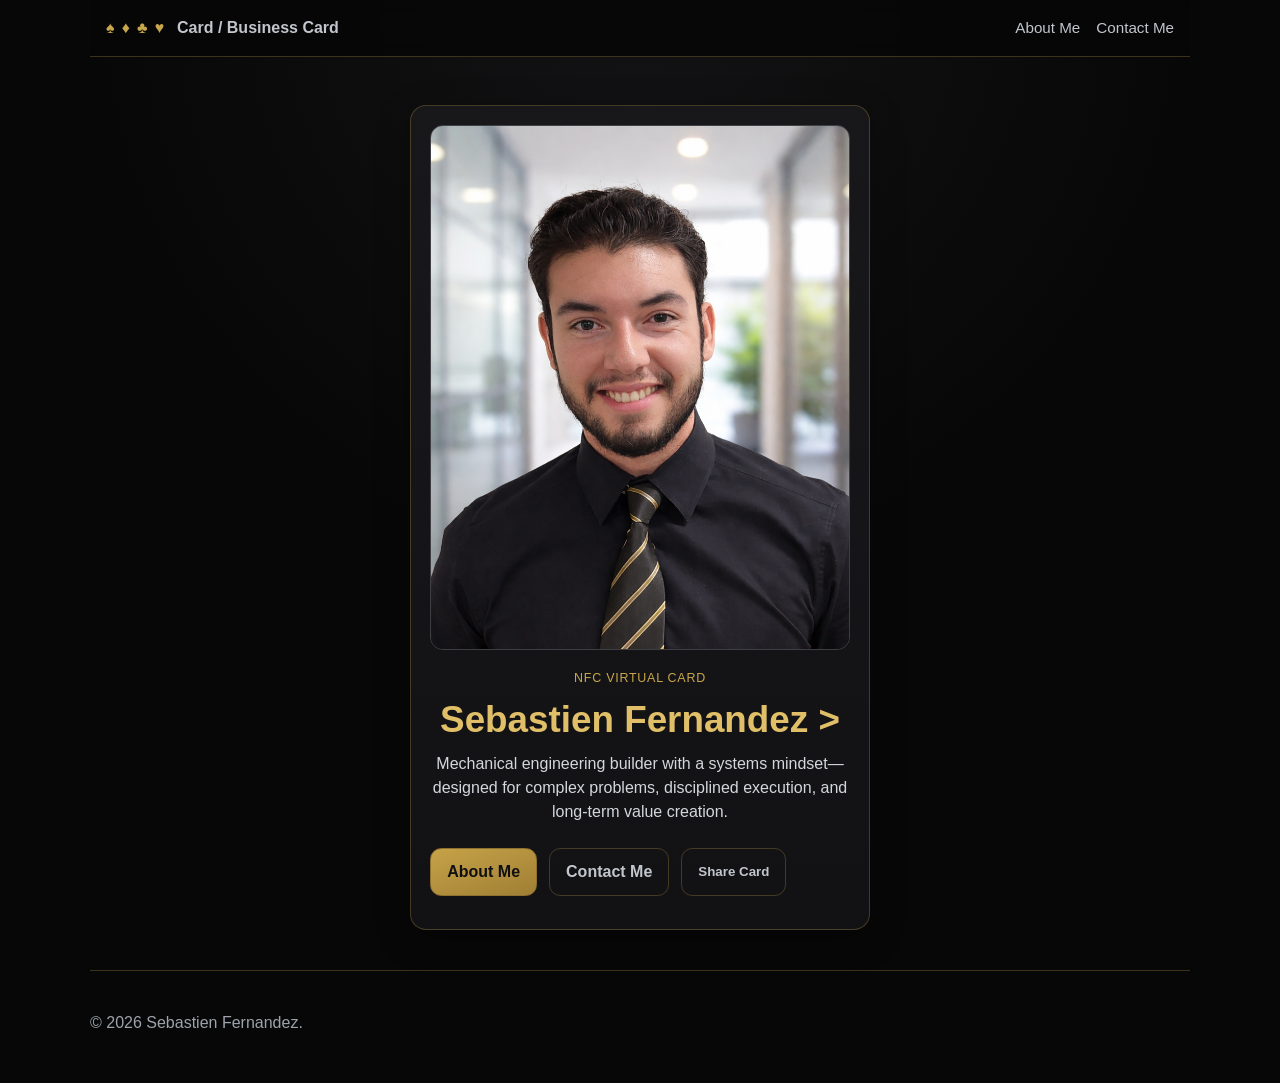
<file: index.html>
<!doctype html>
<html lang="en">
  <head>
    <meta charset="UTF-8" />
    <meta name="viewport" content="width=device-width, initial-scale=1.0" />
    <title>Sebastien Fernandez | NFC Card</title>
    <meta
      name="description"
      content="NFC virtual card for Sebastien Fernandez with quick links to About, Contact, and Share."
    />
    <link rel="stylesheet" href="styles.css" />
  </head>
  <body>
    <header class="topbar container">
      <div class="brand">
        <span class="suit">♠</span>
        <span class="suit">♦</span>
        <span class="suit">♣</span>
        <span class="suit">♥</span>
        <span class="brand-text">Card / Business Card</span>
      </div>
      <nav>
        <a href="about.html">About Me</a>
        <a href="about.html#contact">Contact Me</a>
      </nav>
    </header>

    <main>
      <section class="hero container product-hero">
        <article class="product-card">
          <img
            class="product-image"
            src="Profile.png"
            alt="Portrait of Sebastien Fernandez"
          />
          <p class="eyebrow">NFC Virtual Card</p>
          <h1 class="product-name">
            <a href="about.html">Sebastien Fernandez &gt;</a>
          </h1>
          <p class="product-summary">
            Mechanical engineering builder with a systems mindset—designed for complex problems,
            disciplined execution, and long-term value creation.
          </p>
          <div class="cta-row card-actions">
            <a class="btn btn-primary" href="about.html">About Me</a>
            <a class="btn btn-secondary" href="about.html#contact">Contact Me</a>
            <button class="btn btn-secondary" id="share-card-btn" type="button">Share Card</button>
          </div>
          <p id="share-status" class="muted share-status" aria-live="polite"></p>
        </article>
      </section>
    </main>

    <footer class="container footer">
      <p>© <span id="year"></span> Sebastien Fernandez.</p>
    </footer>

    <script src="script.js"></script>
  </body>
</html>
</file>
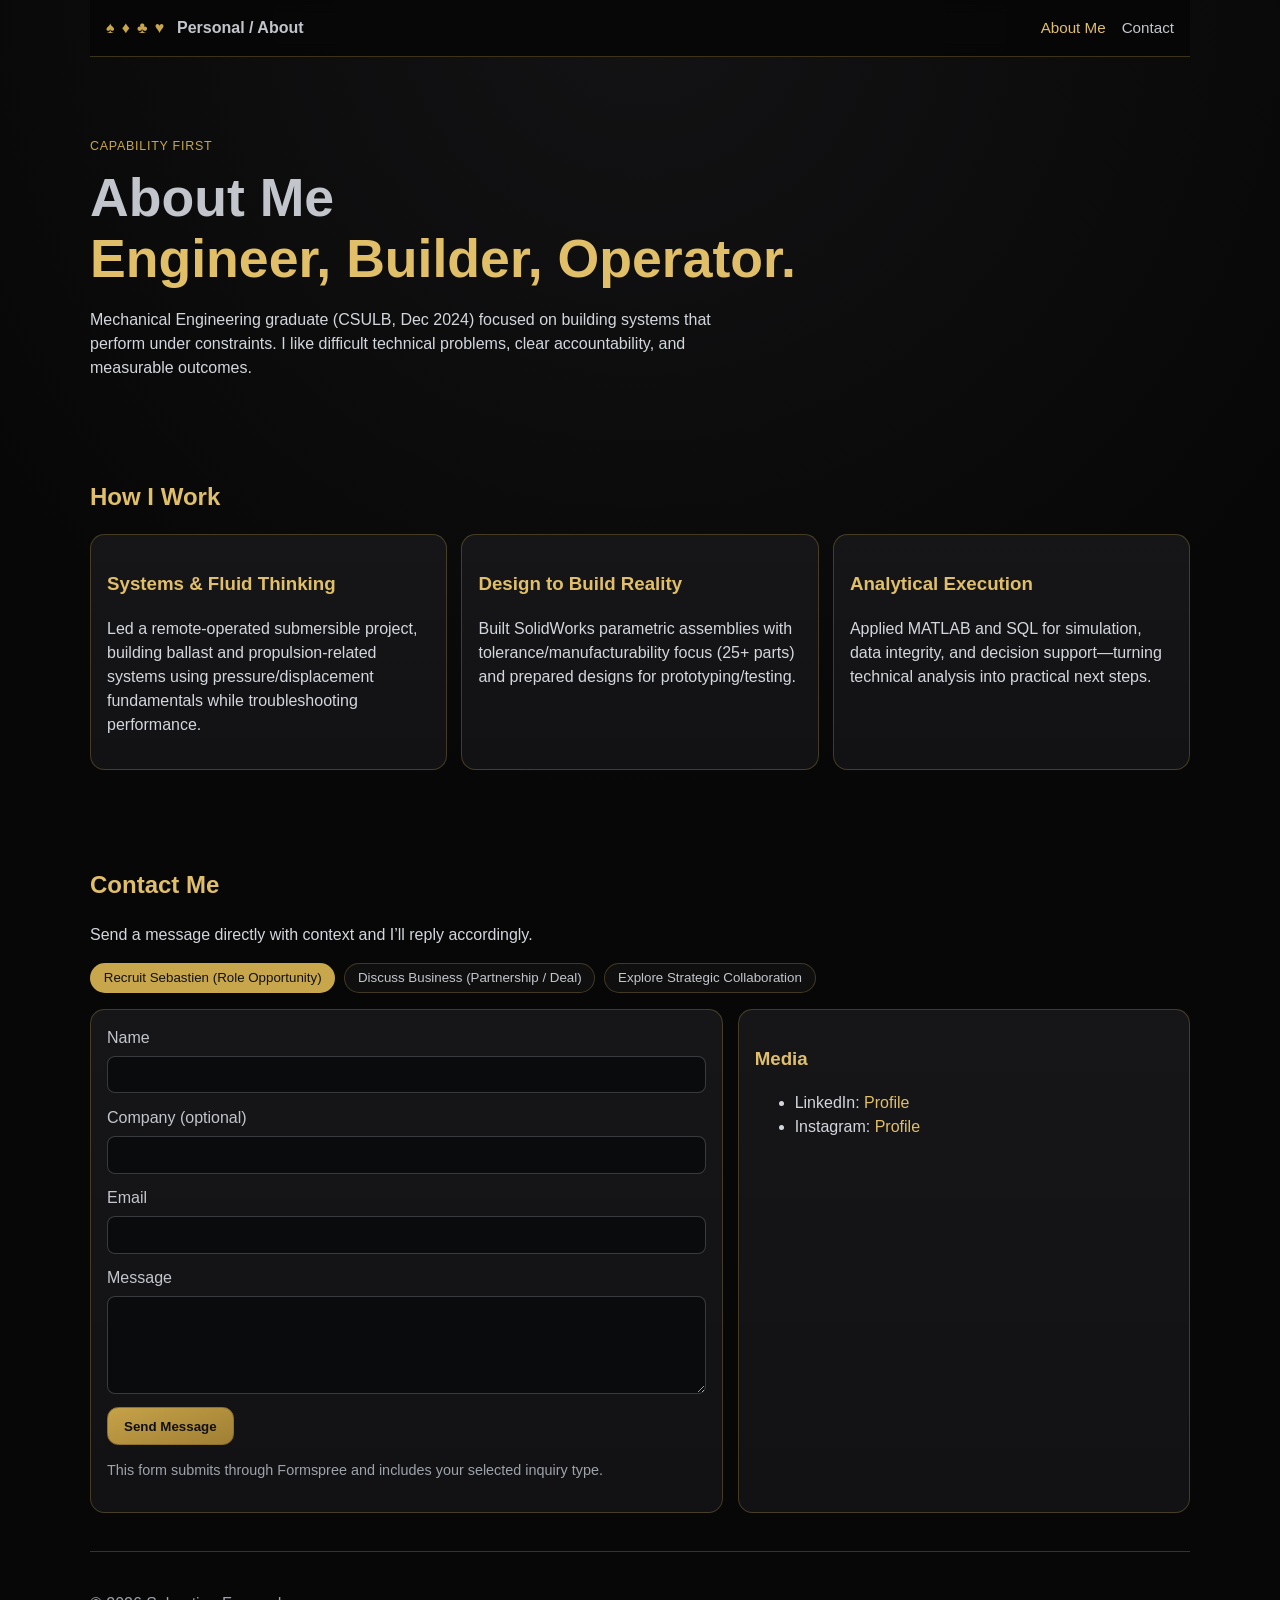
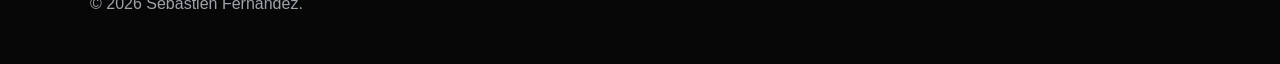
<file: about.html>
<!doctype html>
<html lang="en">
  <head>
    <meta charset="UTF-8" />
    <meta name="viewport" content="width=device-width, initial-scale=1.0" />
    <title>About Me | Sebastien Fernandez</title>
    <meta
      name="description"
      content="About Sebastien Fernandez: systems-focused engineering builder focused on measurable results and execution."
    />
    <link rel="stylesheet" href="styles.css" />
  </head>
  <body>
    <header class="topbar container">
      <div class="brand">
        <span class="suit">♠</span>
        <span class="suit">♦</span>
        <span class="suit">♣</span>
        <span class="suit">♥</span>
        <span class="brand-text">Personal / About</span>
      </div>
      <nav>
        <a class="active" href="about.html">About Me</a>
        <a href="#contact">Contact</a>
      </nav>
    </header>

    <main>
      <section class="hero container">
        <p class="eyebrow">Capability First</p>
        <h1>
          About Me<br />
          <span>Engineer, Builder, Operator.</span>
        </h1>
        <p class="lead">
          Mechanical Engineering graduate (CSULB, Dec 2024) focused on building systems that
          perform under constraints. I like difficult technical problems, clear accountability,
          and measurable outcomes.
        </p>
      </section>

      <section class="container section" id="about">
        <h2>How I Work</h2>
        <div class="grid three">
          <article class="card">
            <h3>Systems & Fluid Thinking</h3>
            <p>
              Led a remote-operated submersible project, building ballast and propulsion-related
              systems using pressure/displacement fundamentals while troubleshooting performance.
            </p>
          </article>
          <article class="card">
            <h3>Design to Build Reality</h3>
            <p>
              Built SolidWorks parametric assemblies with tolerance/manufacturability focus
              (25+ parts) and prepared designs for prototyping/testing.
            </p>
          </article>
          <article class="card">
            <h3>Analytical Execution</h3>
            <p>
              Applied MATLAB and SQL for simulation, data integrity, and decision support—turning
              technical analysis into practical next steps.
            </p>
          </article>
        </div>
      </section>

      <section class="container section" id="contact">
        <h2>Contact Me</h2>
        <p class="section-intro">Send a message directly with context and I’ll reply accordingly.</p>

        <div class="intent-row" aria-label="Inquiry Type">
          <button class="intent active" type="button" data-intent="Recruitment Opportunity">
            Recruit Sebastien (Role Opportunity)
          </button>
          <button class="intent" type="button" data-intent="Business Discussion">
            Discuss Business (Partnership / Deal)
          </button>
          <button class="intent" type="button" data-intent="Strategic Collaboration">
            Explore Strategic Collaboration
          </button>
        </div>

        <div class="contact-grid">
          <form
            id="contact-form"
            class="card"
            action="https://formspree.io/f/xrerbwqq"
            method="POST"
          >
            <input id="intent-input" name="intent" type="hidden" value="Recruitment Opportunity" />
            <input id="contact-start" name="contact_start" type="hidden" value="" />
            <input type="hidden" name="_subject" value="New website inquiry" />
            <label class="hp-field" aria-hidden="true">
              Leave this field empty
              <input name="website" type="text" tabindex="-1" autocomplete="off" />
            </label>
            <label>
              Name
              <input name="name" type="text" required />
            </label>
            <label>
              Company (optional)
              <input name="company" type="text" />
            </label>
            <label>
              Email
              <input name="email" type="email" required />
            </label>
            <label>
              Message
              <textarea name="message" rows="5" required></textarea>
            </label>
            <button class="btn btn-primary" type="submit">Send Message</button>
            <p class="form-note">
              This form submits through Formspree and includes your selected inquiry type.
            </p>
          </form>

          <aside class="card">
            <h3>Media</h3>
            <ul>
              <li>
                LinkedIn:
                <a href="https://www.linkedin.com/in/sebastien-fernandez-aa4743291/" target="_blank" rel="noreferrer"
                  >Profile</a
                >
              </li>
              <li>
                Instagram:
                <a href="https://www.instagram.com/rainbowflushgroup/?hl=en" target="_blank" rel="noreferrer"
                  >Profile</a
                >
              </li>
            </ul>
          </aside>
        </div>
      </section>
    </main>

    <footer class="container footer">
      <p>© <span id="year"></span> Sebastien Fernandez.</p>
    </footer>

    <script src="script.js"></script>
  </body>
</html>
</file>
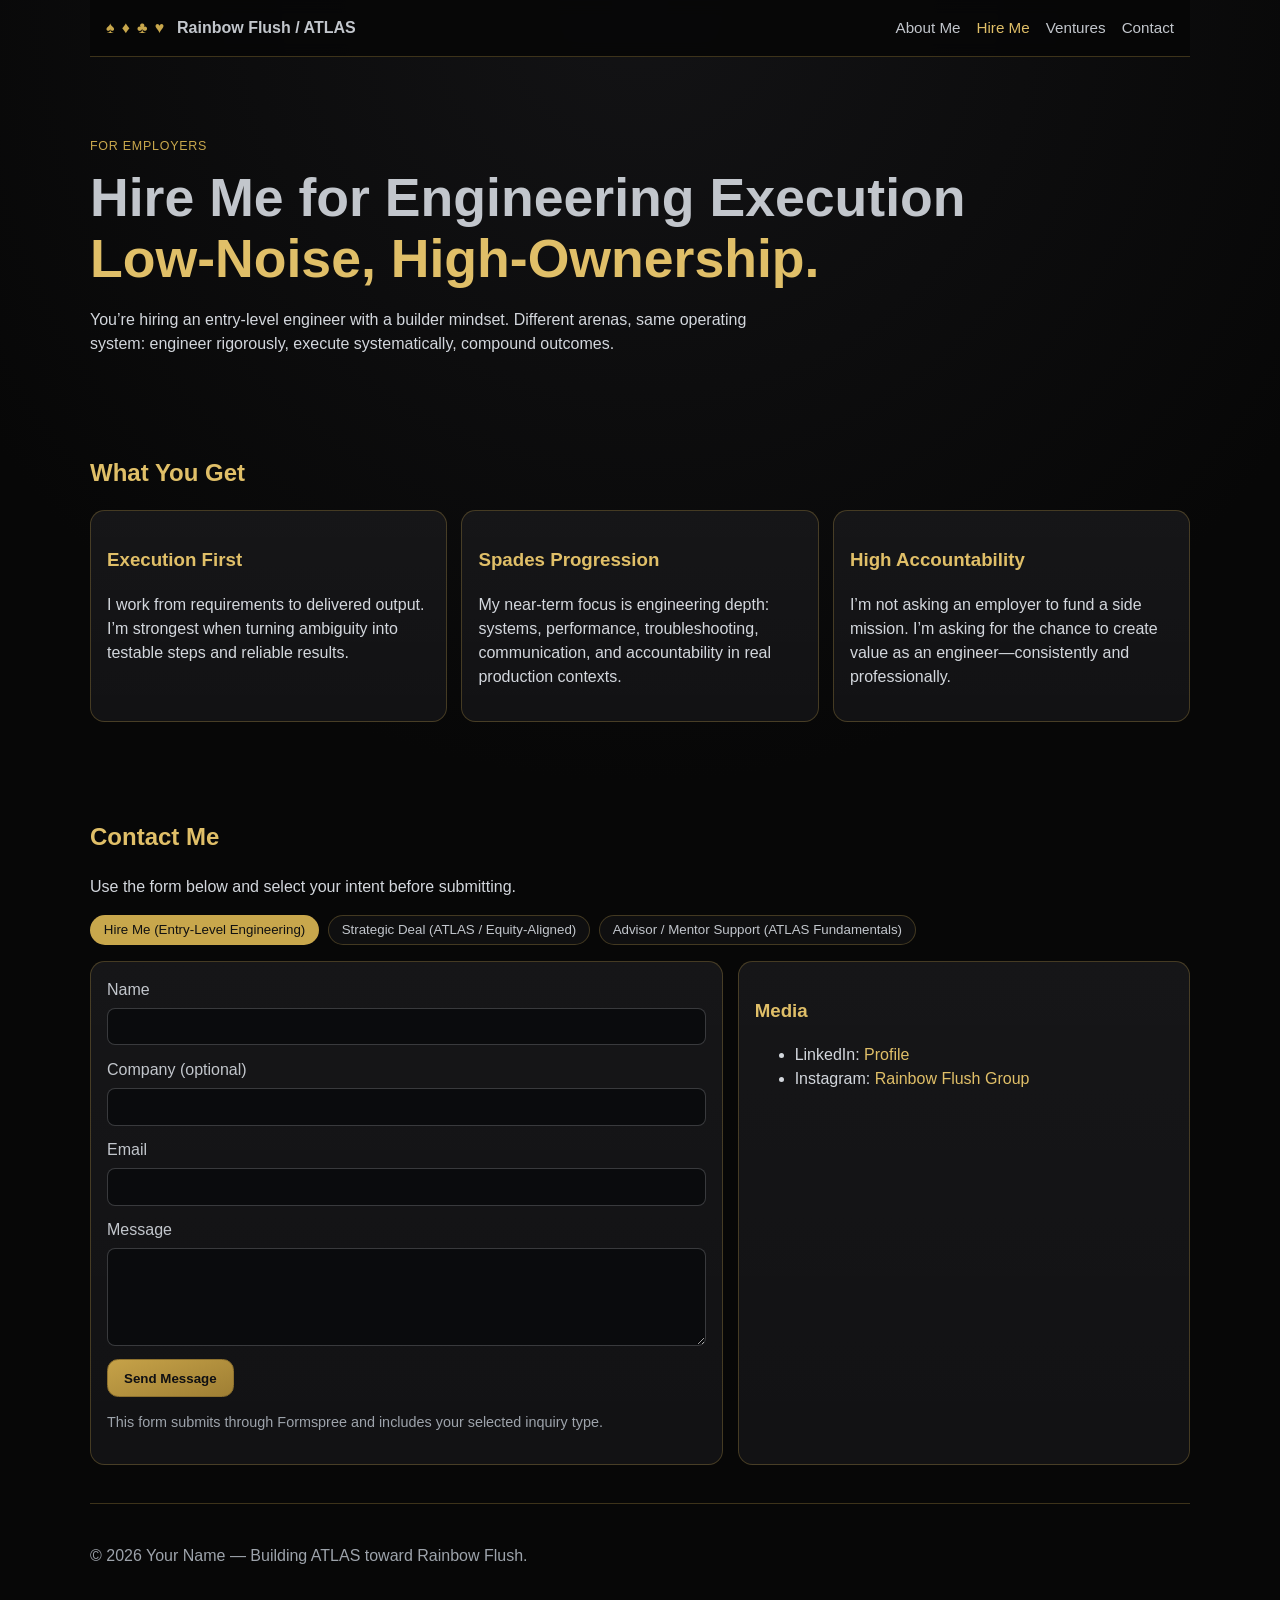
<file: hire.html>
<!doctype html>
<html lang="en">
  <head>
    <meta charset="UTF-8" />
    <meta name="viewport" content="width=device-width, initial-scale=1.0" />
    <title>Hire Me | Rainbow Flush / ATLAS</title>
    <meta
      name="description"
      content="Hire Sebastien Fernandez for entry-level engineering execution with a systems-driven, high-ownership approach."
    />
    <link rel="stylesheet" href="styles.css" />
  </head>
  <body>
    <header class="topbar container">
      <div class="brand">
        <span class="suit">♠</span>
        <span class="suit">♦</span>
        <span class="suit">♣</span>
        <span class="suit">♥</span>
        <span class="brand-text">Rainbow Flush / ATLAS</span>
      </div>
      <nav>
        <a href="index.html">About Me</a>
        <a class="active" href="hire.html">Hire Me</a>
        <a href="ventures.html">Ventures</a>
        <a href="#contact">Contact</a>
      </nav>
    </header>

    <main>
      <section class="hero container">
        <p class="eyebrow">For Employers</p>
        <h1>
          Hire Me for Engineering Execution<br />
          <span>Low-Noise, High-Ownership.</span>
        </h1>
        <p class="lead">
          You’re hiring an entry-level engineer with a builder mindset. Different arenas, same
          operating system: engineer rigorously, execute systematically, compound outcomes.
        </p>
      </section>

      <section class="container section">
        <h2>What You Get</h2>
        <div class="grid three">
          <article class="card">
            <h3>Execution First</h3>
            <p>
              I work from requirements to delivered output. I’m strongest when turning ambiguity
              into testable steps and reliable results.
            </p>
          </article>
          <article class="card">
            <h3>Spades Progression</h3>
            <p>
              My near-term focus is engineering depth: systems, performance, troubleshooting,
              communication, and accountability in real production contexts.
            </p>
          </article>
          <article class="card">
            <h3>High Accountability</h3>
            <p>
              I’m not asking an employer to fund a side mission. I’m asking for the chance to
              create value as an engineer—consistently and professionally.
            </p>
          </article>
        </div>
      </section>

      <section class="container section" id="contact">
        <h2>Contact Me</h2>
        <p class="section-intro">Use the form below and select your intent before submitting.</p>

        <div class="intent-row" aria-label="Inquiry Type">
          <button class="intent active" type="button" data-intent="Employer Opportunity">
            Hire Me (Entry-Level Engineering)
          </button>
          <button class="intent" type="button" data-intent="Strategic Deal">
            Strategic Deal (ATLAS / Equity-Aligned)
          </button>
          <button class="intent" type="button" data-intent="Advisor or Mentor Support">
            Advisor / Mentor Support (ATLAS Fundamentals)
          </button>
        </div>

        <div class="contact-grid">
          <form
            id="contact-form"
            class="card"
            action="https://formspree.io/f/xrerbwqq"
            method="POST"
          >
            <input id="intent-input" name="intent" type="hidden" value="Employer Opportunity" />
            <input id="contact-start" name="contact_start" type="hidden" value="" />
            <input type="hidden" name="_subject" value="New website inquiry" />
            <label class="hp-field" aria-hidden="true">
              Leave this field empty
              <input name="website" type="text" tabindex="-1" autocomplete="off" />
            </label>
            <label>
              Name
              <input name="name" type="text" required />
            </label>
            <label>
              Company (optional)
              <input name="company" type="text" />
            </label>
            <label>
              Email
              <input name="email" type="email" required />
            </label>
            <label>
              Message
              <textarea name="message" rows="5" required></textarea>
            </label>
            <button class="btn btn-primary" type="submit">Send Message</button>
            <p class="form-note">
              This form submits through Formspree and includes your selected inquiry type.
            </p>
          </form>

          <aside class="card">
            <h3>Media</h3>
            <ul>
              <li>
                LinkedIn:
                <a href="https://www.linkedin.com/in/sebastien-fernandez-aa4743291/" target="_blank" rel="noreferrer"
                  >Profile</a
                >
              </li>
              <li>
                Instagram:
                <a href="https://www.instagram.com/rainbowflushgroup/?hl=en" target="_blank" rel="noreferrer"
                  >Rainbow Flush Group</a
                >
              </li>
            </ul>
          </aside>
        </div>
      </section>
    </main>

    <footer class="container footer">
      <p>© <span id="year"></span> Your Name — Building ATLAS toward Rainbow Flush.</p>
    </footer>

    <script src="script.js"></script>
  </body>
</html>
</file>
<file: styles.css>
:root {
  --bg: #070707;
  --bg-soft: #0f0f10;
  --card: #121214;
  --gold: #c8a74c;
  --gold-strong: #e0bf68;
  --silver: #c2c6cc;
  --text: #d3d7dd;
  --muted: #9da3ab;
  --line: rgba(200, 167, 76, 0.28);
  --max: 1100px;
}

* {
  box-sizing: border-box;
}

html,
body {
  margin: 0;
  padding: 0;
  background: radial-gradient(circle at top, #131315 0%, var(--bg) 45%);
  color: var(--text);
  font-family: Inter, Segoe UI, Roboto, Helvetica, Arial, sans-serif;
  line-height: 1.5;
}

a {
  color: var(--gold-strong);
  text-decoration: none;
}

a:hover {
  text-decoration: underline;
}

.container {
  width: min(var(--max), calc(100% - 2rem));
  margin: 0 auto;
}

.topbar {
  display: flex;
  justify-content: space-between;
  align-items: center;
  gap: 1rem;
  padding: 1rem 1rem;
  border-bottom: 1px solid var(--line);
  position: sticky;
  top: 0;
  backdrop-filter: blur(8px);
  background: rgba(7, 7, 7, 0.85);
  z-index: 20;
}

.brand {
  display: flex;
  align-items: center;
  gap: 0.45rem;
  font-weight: 600;
}

.brand-text {
  color: var(--silver);
  margin-left: 0.35rem;
}

.suit {
  color: var(--gold);
}

nav {
  display: flex;
  gap: 1rem;
  flex-wrap: wrap;
}

nav a {
  color: var(--silver);
  font-size: 0.95rem;
}

nav a.active {
  color: var(--gold-strong);
}

.hero {
  padding: 4.2rem 0 2.5rem;
}

.product-hero {
  display: grid;
  place-items: center;
  min-height: calc(100vh - 210px);
  padding-top: 3rem;
}

.product-card {
  width: min(460px, 100%);
  text-align: center;
  background: linear-gradient(180deg, rgba(255, 255, 255, 0.025), transparent), var(--card);
  border: 1px solid var(--line);
  border-radius: 1rem;
  padding: 1.2rem;
  box-shadow: 0 10px 35px rgba(0, 0, 0, 0.3);
}

.product-image {
  width: 100%;
  aspect-ratio: 4 / 5;
  object-fit: cover;
  border-radius: 0.8rem;
  border: 1px solid rgba(194, 198, 204, 0.24);
}

.product-name {
  margin-top: 0.35rem;
  font-size: clamp(1.6rem, 3.6vw, 2.3rem);
}

.product-name a {
  color: var(--gold-strong);
}

.product-summary {
  margin: 0.65rem auto 0;
  max-width: 52ch;
  color: var(--text);
}

.eyebrow {
  color: var(--gold);
  letter-spacing: 0.06em;
  text-transform: uppercase;
  font-size: 0.78rem;
  margin-bottom: 0.7rem;
}

h1 {
  margin: 0;
  font-size: clamp(2rem, 4.5vw, 3.35rem);
  line-height: 1.15;
  color: var(--silver);
}

h1 span,
h2,
h3 {
  color: var(--gold-strong);
}

.lead {
  max-width: 75ch;
  color: var(--text);
  margin: 1.15rem 0 0;
}

.cta-row {
  display: flex;
  gap: 0.75rem;
  margin-top: 1.5rem;
  flex-wrap: wrap;
}

.btn {
  border-radius: 0.7rem;
  padding: 0.68rem 1rem;
  border: 1px solid var(--line);
  font-weight: 600;
  text-decoration: none;
  display: inline-block;
}

.btn:hover {
  text-decoration: none;
  transform: translateY(-1px);
}

.btn-primary {
  background: linear-gradient(160deg, #c6a248 0%, #9f7f34 100%);
  color: #101012;
  border-color: #8e712e;
}

.btn-secondary {
  color: var(--silver);
  background: transparent;
}

.section {
  padding: 2.4rem 0;
}

.section-intro {
  margin-top: 0.3rem;
  color: var(--text);
  max-width: 80ch;
}

.grid {
  display: grid;
  gap: 0.9rem;
}

.grid.three {
  grid-template-columns: repeat(3, minmax(0, 1fr));
}

.card {
  background: linear-gradient(180deg, rgba(255, 255, 255, 0.015), transparent), var(--card);
  border: 1px solid var(--line);
  border-radius: 0.9rem;
  padding: 1rem;
}

.timeline {
  display: grid;
  grid-template-columns: repeat(3, minmax(0, 1fr));
  gap: 0.8rem;
}

.step {
  border-left: 3px solid var(--gold);
  padding: 0.15rem 0.75rem;
  background: var(--bg-soft);
  border-radius: 0.45rem;
}

.step span {
  color: var(--gold);
  font-weight: 700;
}

.suit-tabs {
  display: flex;
  gap: 0.55rem;
  flex-wrap: wrap;
  margin-top: 1rem;
}

.tab {
  background: #0f0f10;
  border: 1px solid var(--line);
  color: var(--silver);
  border-radius: 999px;
  padding: 0.4rem 0.75rem;
  cursor: pointer;
}

.tab.active,
.tab:hover {
  color: #111;
  background: var(--gold);
}

.panel-wrap {
  margin-top: 0.9rem;
}

.panel {
  background: #0f0f11;
  border: 1px solid var(--line);
  border-radius: 0.9rem;
  padding: 1rem;
}

.contact-grid {
  display: grid;
  grid-template-columns: 1.4fr 1fr;
  gap: 0.9rem;
}

.intent-row {
  display: flex;
  gap: 0.55rem;
  flex-wrap: wrap;
  margin: 0.85rem 0 1rem;
}

.intent {
  background: #0f0f10;
  border: 1px solid var(--line);
  color: var(--silver);
  border-radius: 999px;
  padding: 0.42rem 0.8rem;
  cursor: pointer;
}

.intent.active,
.intent:hover {
  color: #111;
  background: var(--gold);
}

label {
  display: grid;
  gap: 0.35rem;
  margin-bottom: 0.8rem;
  color: var(--silver);
}

input,
textarea {
  background: #0a0b0d;
  border: 1px solid rgba(194, 198, 204, 0.25);
  color: var(--text);
  border-radius: 0.5rem;
  padding: 0.65rem 0.7rem;
}

input:focus,
textarea:focus {
  outline: 2px solid rgba(200, 167, 76, 0.45);
  border-color: var(--gold);
}

.form-note,
.muted {
  color: var(--muted);
  font-size: 0.9rem;
}

.hp-field {
  position: absolute;
  left: -9999px;
  width: 1px;
  height: 1px;
  overflow: hidden;
}

.footer {
  padding: 1.5rem 0 2rem;
  border-top: 1px solid var(--line);
  color: var(--muted);
}

@media (max-width: 900px) {
  .grid.three,
  .timeline,
  .contact-grid {
    grid-template-columns: 1fr;
  }

  .topbar {
    flex-direction: column;
    align-items: flex-start;
  }

  .hero {
    padding-top: 2.5rem;
  }

  .product-hero {
    min-height: auto;
  }
}

@media (max-width: 600px) {
  .product-card {
    width: min(380px, 100%);
    padding: 1rem;
  }

  .product-image {
    width: 86%;
    margin: 0 auto;
    display: block;
  }
}
</file>
